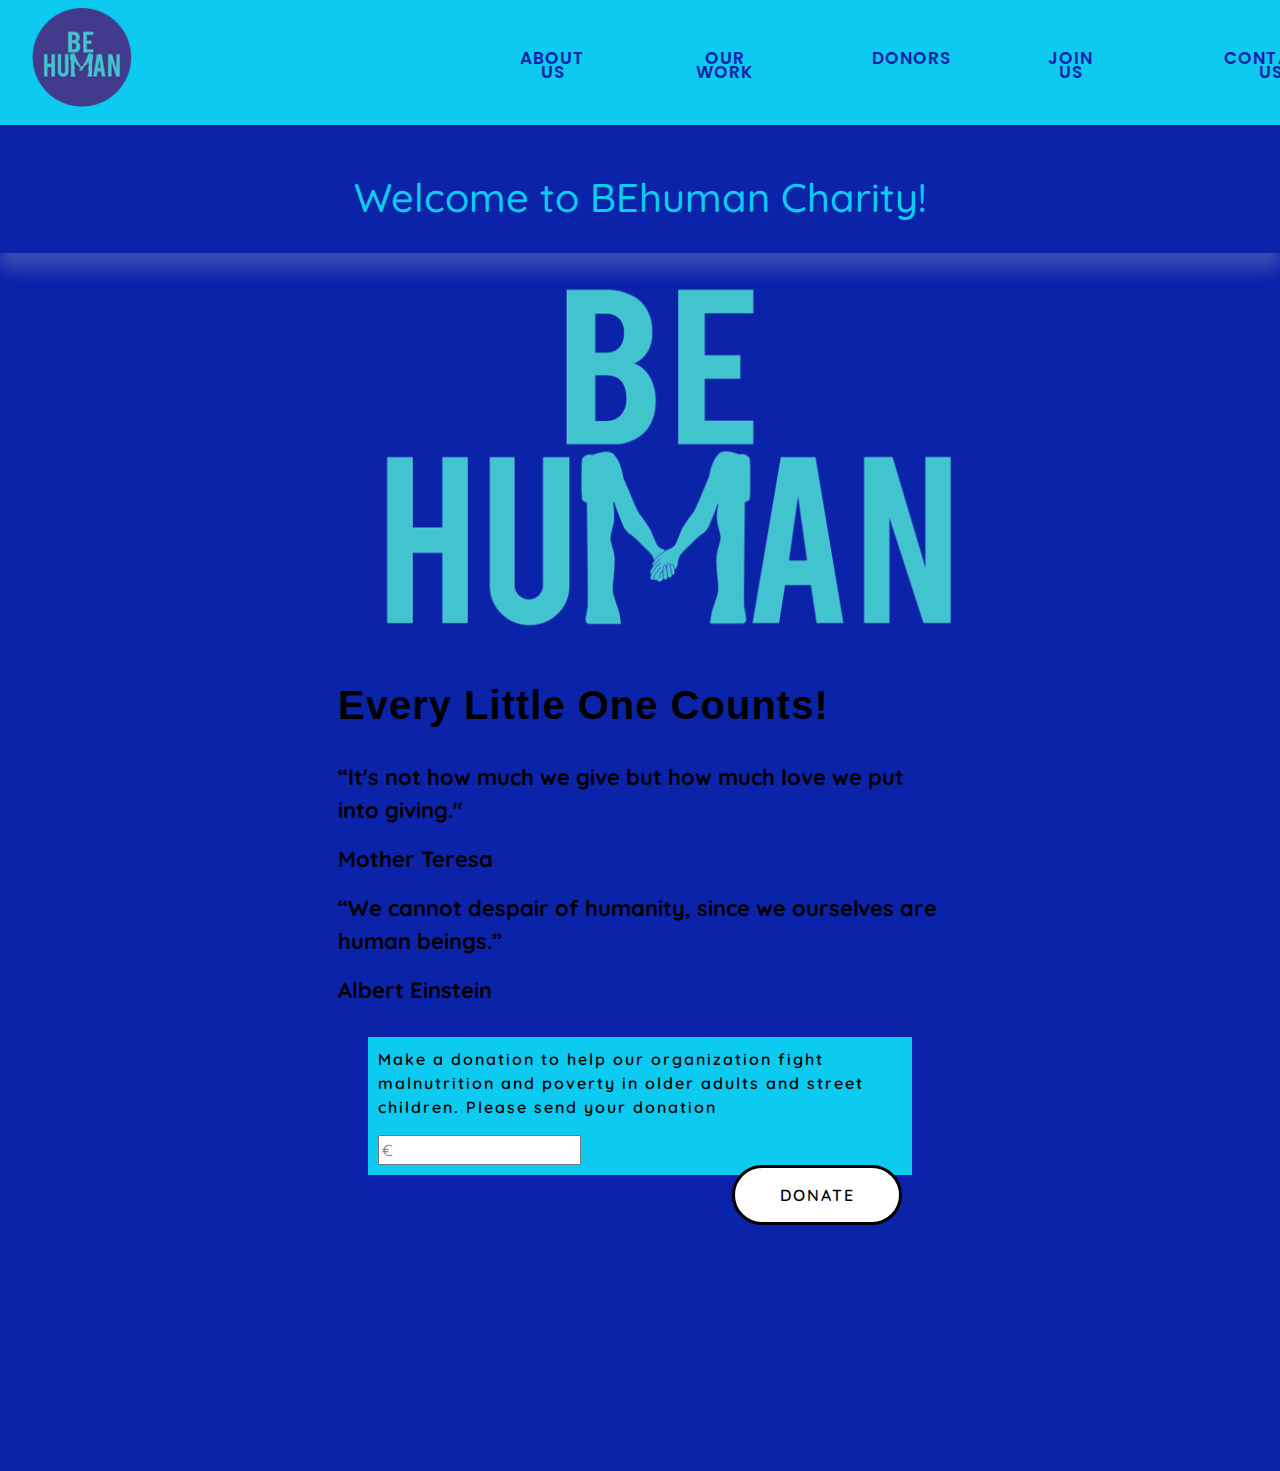
<file: index.html>
<html lang="en">
<head>
    <meta charset="UTF-8">
    <meta http-equiv="X-UA-Compatible"content="IE=edge">
    <meta name="viewport" content="widht=device-width",initial-scale=1.
    <title></title>
    <link href="https://fonts.googleapis.com/css2?family=Poppins:ital,wght@0,300;0,400;0,500;0,600;0,700;0,800;1,400&display=swap" rel="stylesheet">
    <link href="https://fonts.googleapis.com/css2?family=Quicksand:wght@300&display=swap" rel="stylesheet">
    <link href="https://cdn.jsdelivr.net/npm/bootstrap@5.3.0-alpha1/dist/css/bootstrap.min.css" rel="stylesheet"
    <link href='https://unpkg.com/boxicons@2.1.4/css/boxicons.min.css'rel='stylesheet'>
    <link rel="stylesheet" href="css/styles.css">
</head>
<body id="BEhuman">

  <div class="main-wrapper-BA">
    <div class="header-BA">
        <nav class="navbar navbar-expand-lg navbar-light">
<div class="container-BA">
<a class="navbar-brand" href="index.html">
  <img src="img/log.png" width="100" alt="logo"

</a>
<button class="navbar-toggler" type="button" data-bs-toggle="collapse" data-bs-target="#navbarSupportedContent" aria-controls="navbarSupportedContent" aria-expanded="false" aria-label="Toggle navigation">
  <span class="navbar-toggler-icon"></span>
</button>
<div class="collapse navbar-collapse" id="navbarSupportedContent">
  <ul class="navbar-nav ms-auto mt-2 mt-lg-0">

    <li class="nav-item">
      <a class="nav-link">About us</a>
      <div class="dropdown">
        <ul>
          <li class="sub-items">
            <a class="sub-link" href="Our_team.html">Our team</a>
          </li>
        </ul>
      </div>
    </li>
    <li class="nav-item">
      <a class="nav-link" href="our_work.html">Our Work</a>
    </li>
    <li class="nav-item">
      <a class="nav-link" href="donors.html">Donors</a>
    </li>
    <li class="nav-item">
      <a class="nav-link" href="join_us.html">Join us</a>
    </li>
    <li class="nav-item">
      <a class="nav-link" href="contact_us.html">Contact us</a>
    </li>


  </ul>
</div>
</div>
</nav>

        </div>  

          
        <div class="banner-section-BA">
          <div class="container-BA">
            <div class="row justify-content-center align-items-center pb-5">
            <div class="welcome-BA">
              <h2 class="welcome-title-BA">Welcome to BEhuman Charity!</h2>
            </div>
              <div class="col-lg-6">
                <img src="img/background.jpg"alt="houses" width="1500px"
            </div>
            <div class="container">
              
                <div class="description">
                    <h1 class="banner-title-BA">Every little one counts!</h1>
                    <p class="banner-desc-BA">“It's not how much we give but how much love we put into giving."</p>
                    <p class="banner-desc-BA">Mother Teresa</p>
                    <p class="banner-desc-BA">“We cannot despair of humanity, since we ourselves are human beings.”</p>
                    <p class="banner-desc-BA">Albert Einstein</p>
                
                </div>
                  <div class="donate-BA">
                  <p class="donate-desc-BA">Make a donation to help our organization fight malnutrition and poverty in older adults and street children. Please send your donation</p>
                  <input type="text" placeholder="€">
                  <div class="don-button-BA">
                    Donate
                  </div>
                </div>
        </div>
    </div>

    <div class="footer">
      <div class="container-BA">
        <div class="social-media text-center">
          <ul class="footer-list">
            <li><a href="#"><i class='bx bxl-youtube'></i></a></li>
            <li><a href="#"><i class='bx bxl-gmail' ></i></a></li>
            <li><a href="#"><i class='bx bxl-facebook'></i></a></li>
            <li><a href="#"><i class='bx bxl-instagram'></i></a></li>
          </ul>
        </div>

      </div>

    </div>
      <script src="https://cdn.jsdelivr.net/npm/bootstrap@5.3.0-alpha1/dist/js/bootstrap.min.js" 
      integrity="sha384-mQ93GR66B00ZXjt0YO5KlohRA5SY2XofN4zfuZxLkoj1gXtW8ANNCe9d5Y3eG5eD" crossorigin="anonymous"></script>
    </body>

</html>
</file>
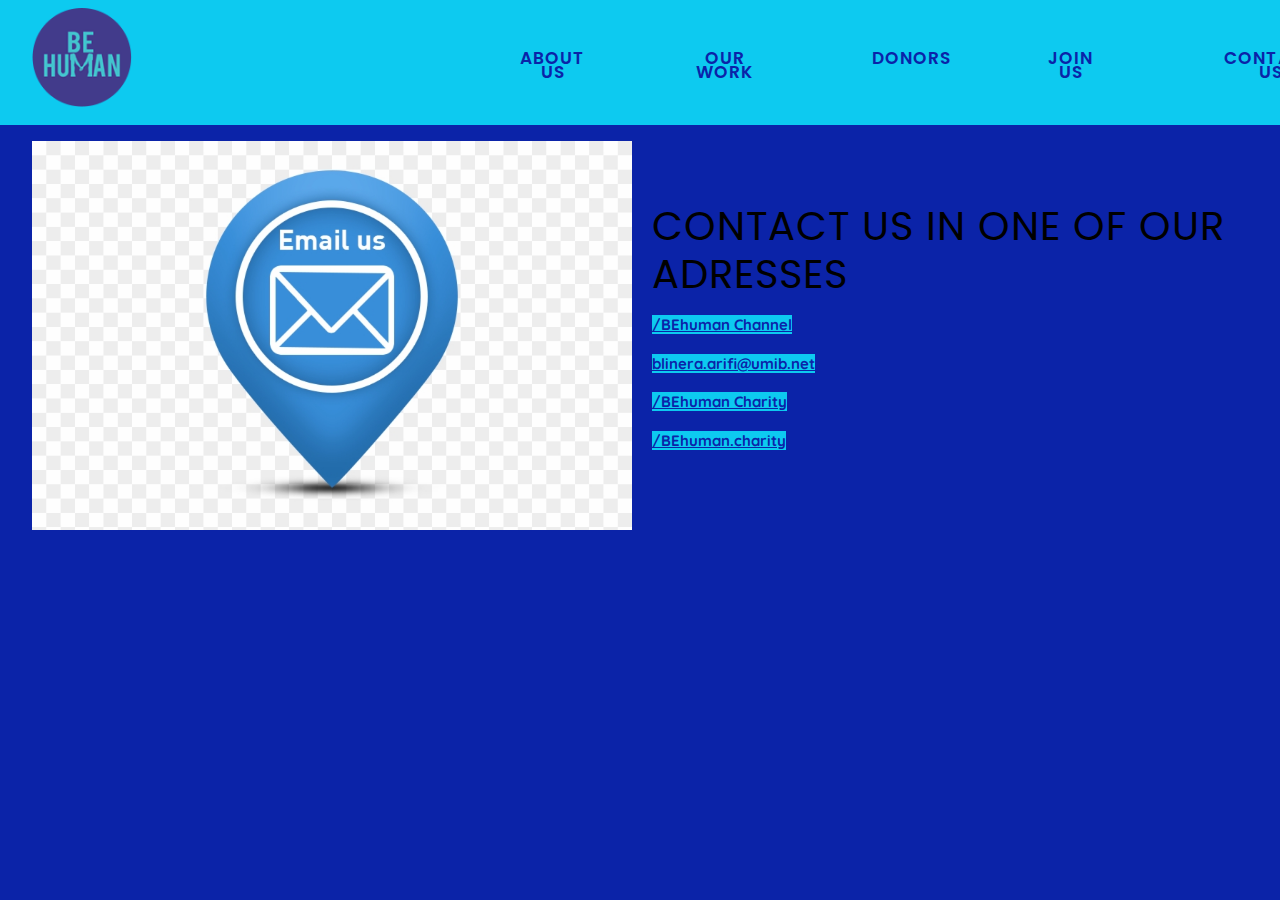
<file: contact_us.html>
<html lang="en">
<head>
    <meta charset="UTF-8">
    <meta http-equiv="X-UA-Compatible"content="IE=edge">
    <meta name="viewport" content="widht=device-width",initial-scale=1.
    <title></title>
    <link href="https://fonts.googleapis.com/css2?family=Poppins:ital,wght@0,300;0,400;0,500;0,600;0,700;0,800;1,400&display=swap" rel="stylesheet">
    <link href="https://fonts.googleapis.com/css2?family=Quicksand:wght@300&display=swap" rel="stylesheet">
    <link href="https://cdn.jsdelivr.net/npm/bootstrap@5.3.0-alpha1/dist/css/bootstrap.min.css" rel="stylesheet"
    <link href='https://unpkg.com/boxicons@2.1.4/css/boxicons.min.css'rel='stylesheet'>
    <link rel="stylesheet" href="css/styles.css">
</head>
<body id="BEhuman">

    <div class="main-wrapper-BA">
        <div class="header-BA">
            <nav class="navbar navbar-expand-lg navbar-light">
  <div class="container-BA">
    <a class="navbar-brand" href="index.html">
      <img src="img/log.png" width="100" alt="logo"

    </a>
    <button class="navbar-toggler" type="button" data-bs-toggle="collapse" data-bs-target="#navbarSupportedContent" aria-controls="navbarSupportedContent" aria-expanded="false" aria-label="Toggle navigation">
      <span class="navbar-toggler-icon"></span>
    </button>
    <div class="collapse navbar-collapse" id="navbarSupportedContent">
      <ul class="navbar-nav ms-auto mt-2 mt-lg-0">

        <li class="nav-item">
          <a class="nav-link">About us</a>
          <div class="dropdown">
            <ul>
              <li class="sub-items">
                <a class="sub-link" href="Our_team.html">Our team</a>
              </li>
            </ul>
          </div>
        </li>
        <li class="nav-item">
          <a class="nav-link" href="our_work.html">Our Work</a>
        </li>
        <li class="nav-item">
          <a class="nav-link" href="donors.html">Donors</a>
        </li>
        <li class="nav-item">
          <a class="nav-link" href="join_us.html">Join us</a>
        </li>
        <li class="nav-item">
          <a class="nav-link" href="contact_us.html">Contact us</a>
        </li>


      </ul>
    </div>
  </div>
</nav>





        </div>
        <div class="contact-section-BA">
          <div class="container-BA">
            <div class="row justify-content-center align-items-center">
              <div class="col-lg-6 col-md-10">
                <img src="img/contact.jpg" alt="contact" width="600px"> 

              </div>
              <div class="col-lg-6">
                <h1 class="contact-title-BA">contact us in one of our adresses</h1>
                <p>
                  <a href="#">
                    <i class='bx bxl-youtube'></i>
                    <b>/BEhuman Channel</b>
                  </a>
                </p>
                <p>
                  <a href="#">
                    <i class='bx bxl-gmail' ></i>
                    <b>blinera.arifi@umib.net</b>
                  </a>
                </p>
                <p>
                  <a href="#">
                    <i class='bx bxl-facebook'></i>
                    <b>/BEhuman Charity</b>
                  </a>
                </p>
                <p>
                  <a href="#">
                    <i class='bx bxl-instagram'></i>
                    <b>/BEhuman.charity</b>
                  </a>
                </p>
              </div>
            </div>
          </div>

        </div>
       
        </div>

    <div class="footer">
      <div class="container-BA">
        <div class="social-media text-center">
          <ul class="footer-list">
            <li><a href="#"><i class='bx bxl-youtube'></i></a></li>
            <li><a href="#"><i class='bx bxl-gmail' ></i></a></li>
            <li><a href="#"><i class='bx bxl-facebook'></i></a></li>
            <li><a href="#"><i class='bx bxl-instagram'></i></a></li>
          </ul>
        </div>

      
      </div>

    </div>


<script src="https://cdn.jsdelivr.net/npm/bootstrap@5.3.0-alpha1/dist/js/bootstrap.min.js" 
integrity="sha384-mQ93GR66B00ZXjt0YO5KlohRA5SY2XofN4zfuZxLkoj1gXtW8ANNCe9d5Y3eG5eD" crossorigin="anonymous"></script>

</body>
	
</html>
</file>
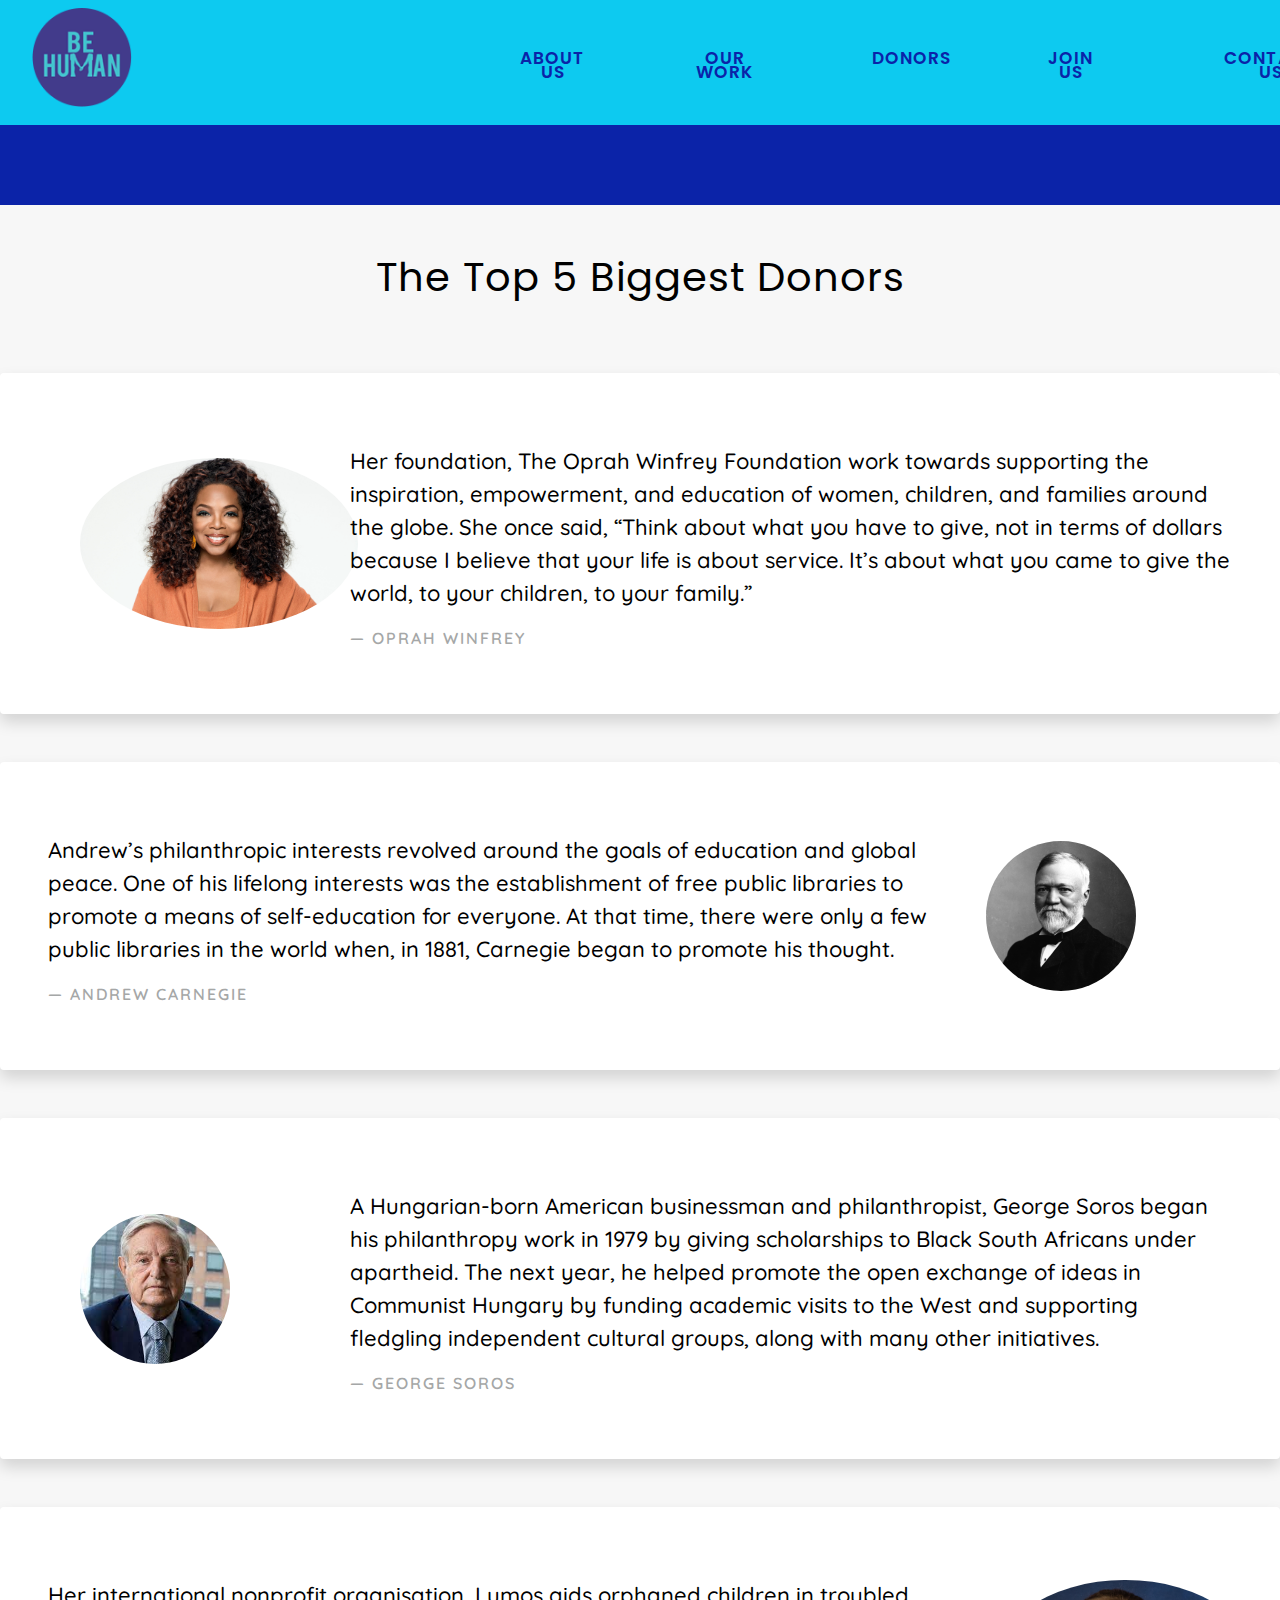
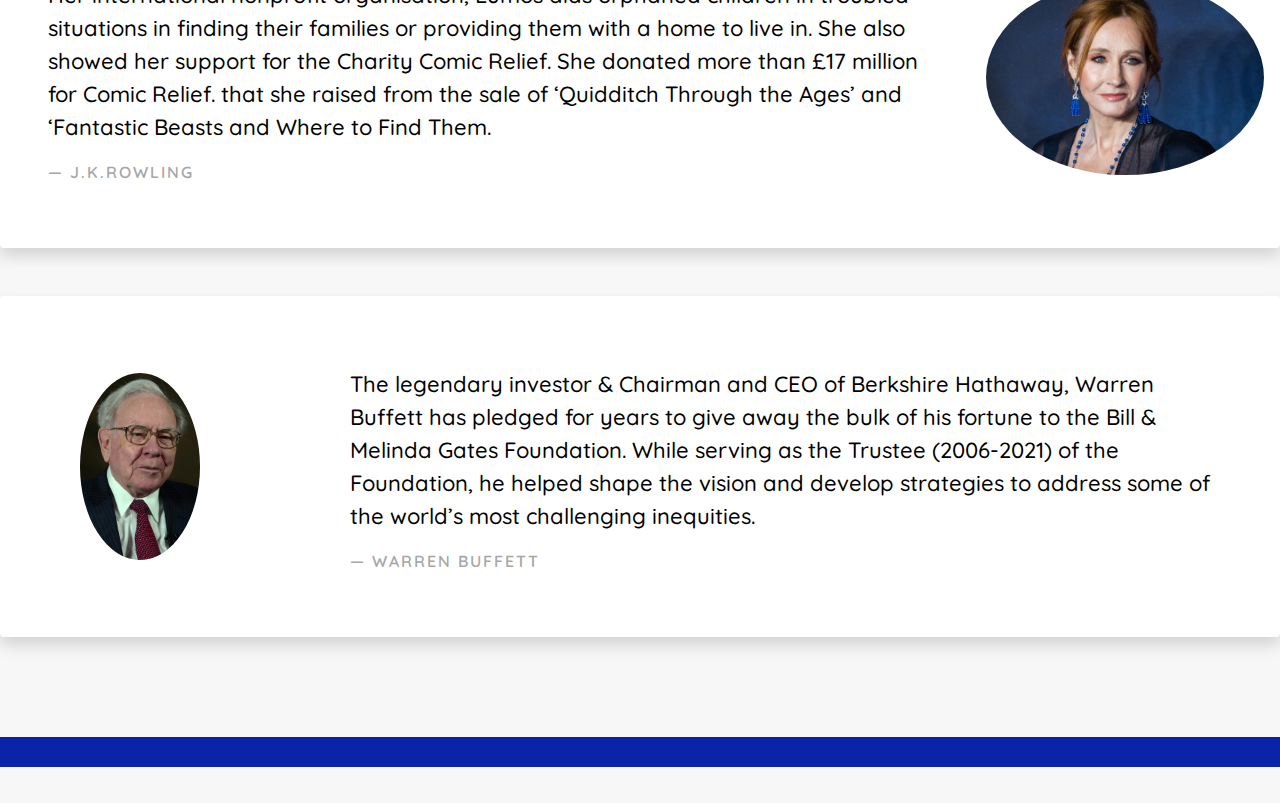
<file: donors.html>
<html lang="en">
<head>
    <meta charset="UTF-8">
    <meta http-equiv="X-UA-Compatible"content="IE=edge">
    <meta name="viewport" content="widht=device-width",initial-scale=1.
    <title></title>
    <link href="https://fonts.googleapis.com/css2?family=Poppins:ital,wght@0,300;0,400;0,500;0,600;0,700;0,800;1,400&display=swap" rel="stylesheet">
    <link href="https://fonts.googleapis.com/css2?family=Quicksand:wght@300&display=swap" rel="stylesheet">
    <link href="https://cdn.jsdelivr.net/npm/bootstrap@5.3.0-alpha1/dist/css/bootstrap.min.css" rel="stylesheet"
    <link href='https://unpkg.com/boxicons@2.1.4/css/boxicons.min.css'rel='stylesheet'>
    <link rel="stylesheet" href="css/styles.css">
</head
<body id="BEhuman">
    <div class="main-wrapper-BA">
        <div class="header-BA">
            <nav class="navbar navbar-expand-lg navbar-light">
  <div class="container.BA">
    <a class="navbar-brand" href="index.html">
      <img src="img/log.png" width="100" alt="logo"

    </a>
    <button class="navbar-toggler" type="button" data-bs-toggle="collapse" data-bs-target="#navbarSupportedContent" aria-controls="navbarSupportedContent" aria-expanded="false" aria-label="Toggle navigation">
      <span class="navbar-toggler-icon"></span>
    </button>
    <div class="collapse navbar-collapse" id="navbarSupportedContent">
      <ul class="navbar-nav ms-auto mt-2 mt-lg-0">

        <li class="nav-item">
          <a class="nav-link">About us</a>
          <div class="dropdown">
            <ul>
              <li class="sub-items">
                <a class="sub-link" href="Our_team.html">Our team</a>
              </li>
            </ul>
          </div>
        </li>
        <li class="nav-item">
          <a class="nav-link" href="our_work.html">Our Work</a>
        </li>
        <li class="nav-item">
          <a class="nav-link" href="donors.html">Donors</a>
        </li>
        <li class="nav-item">
          <a class="nav-link" href="join_us.html">Join us</a>
        </li>
        <li class="nav-item">
          <a class="nav-link" href="contact_us.html">Contact us</a>
        </li>


      </ul>
    </div>
  </div>
</nav>
         
        </div>

      <div class="donors-section-BA">
        <div class="container-BA">
          <div class="row-BA">
            <h1 class="donors-title-BA">The top 5 biggest donors</h1>
          </div>
          

          <div class="row-BA">
            <div class="card-BA">
              <div class="row justify-content-center align-items-center">
                
                <div class="col-lg-9 order-2 order-lg-1">
                  <p class="donors-desc-BA">Her foundation, The Oprah Winfrey Foundation work towards supporting the inspiration, empowerment, and education of women, children, and families around the globe. She once said, “Think about what you have to give, not in terms of dollars because I believe that your life is about service. It’s about what you came to give the world, to your children, to your family.”</p>
                  <p class="donors-name-BA">&mdash; Oprah Winfrey</p>
                
                </div>
                <div class="col-lg-3 col-md-6">
                  <img src="img/Oprah.jpg" alt="Oprah">
                </div>
              </div>
            </div>


          </div>

          <div class="row-BA">
            <div class="card-BA">
              <div class="row justify-content-center align-items-center">
                
                <div class="col-lg-9">
                  <p class="donors-desc-BA">Andrew’s philanthropic interests revolved around the goals of education and global peace. One of his lifelong interests was the establishment of free public libraries to promote a means of self-education for everyone. At that time, there were only a few public libraries in the world when, in 1881, Carnegie began to promote his thought.</p>
                  <p class="donors-name-BA">&mdash; Andrew Carnegie</p>
                
                </div>
                <div class="col-lg-3 col-md-6">
                  <img src="img/andrew.jpg" alt="Oprah" width="150px"
                </div>
              </div>
            </div>
          </div>

          <div class="row-BA">
            <div class="card-BA">
              <div class="row justify-content-center align-items-center">
                
                <div class="col-lg-9 order-2 order-lg-1">
                  <p class="donors-desc-BA">A Hungarian-born American businessman and philanthropist, George Soros began his philanthropy work in 1979 by giving scholarships to Black South Africans under apartheid. The next year, he helped promote the open exchange of ideas in Communist Hungary by funding academic visits to the West and supporting fledgling independent cultural groups, along with many other initiatives.</p>
                  <p class="donors-name-BA">&mdash; George Soros</p>
                
                </div>
                <div class="col-lg-3 col-md-6">
                  <img src="img/George.jpg" alt="Oprah" width="150px"
                </div>
              </div>
            </div>


          </div>
      
          <div class="row-BA">
            <div class="card-BA">
              <div class="row justify-content-center align-items-center">
                
                <div class="col-lg-9">
                  <p class="donors-desc-BA">Her international nonprofit organisation, Lumos aids orphaned children in troubled situations in finding their families or providing them with a home to live in. She also showed her support for the Charity Comic Relief. She donated more than £17 million for Comic Relief. that she raised from the sale of ‘Quidditch Through the Ages’ and ‘Fantastic Beasts and Where to Find Them.</p>
                  <p class="donors-name-BA">&mdash; J.K.Rowling</p>
                
                </div>
                <div class="col-lg-3 col-md-6">
                  <img src="img/rowling.jpg" alt="Oprah"
                </div>
              </div>
            </div>


          </div>

          <div class="row-BA">
            <div class="card-BA">
              <div class="row justify-content-center align-items-center">
                
                <div class="col-lg-9 order-2 order-lg-1">
                  <p class="donors-desc-BA">The legendary investor & Chairman and CEO of Berkshire Hathaway, Warren Buffett has pledged for years to give away the bulk of his fortune to the Bill & Melinda Gates Foundation. While serving as the Trustee (2006-2021) of the Foundation, he helped shape the vision and develop strategies to address some of the world’s most challenging inequities.</p>
                  <p class="donors-name-BA">&mdash; Warren Buffett</p>
                
                </div>
                <div class="col-lg-3 col-md-6">
                  <img src="img/warren.jpg" alt="Oprah" width="120px"
                </div>
              </div>
            </div>
          </div>
        </div>
      
      </div>

        </div>
        
    <div class="footer">
      <div class="container-BA">
        <div class="social-media text-center">
          <ul class="footer-list">
            <li><a href="#"><i class='bx bxl-youtube'></i></a></li>
            <li><a href="#"><i class='bx bxl-gmail' ></i></a></li>
            <li><a href="#"><i class='bx bxl-facebook'></i></a></li>
            <li><a href="#"><i class='bx bxl-instagram'></i></a></li>
          </ul>
        </div>

      
      </div>

    </div>


<script src="https://cdn.jsdelivr.net/npm/bootstrap@5.3.0-alpha1/dist/js/bootstrap.min.js" 
integrity="sha384-mQ93GR66B00ZXjt0YO5KlohRA5SY2XofN4zfuZxLkoj1gXtW8ANNCe9d5Y3eG5eD" crossorigin="anonymous"></script>

</body>
	


</html>
</file>
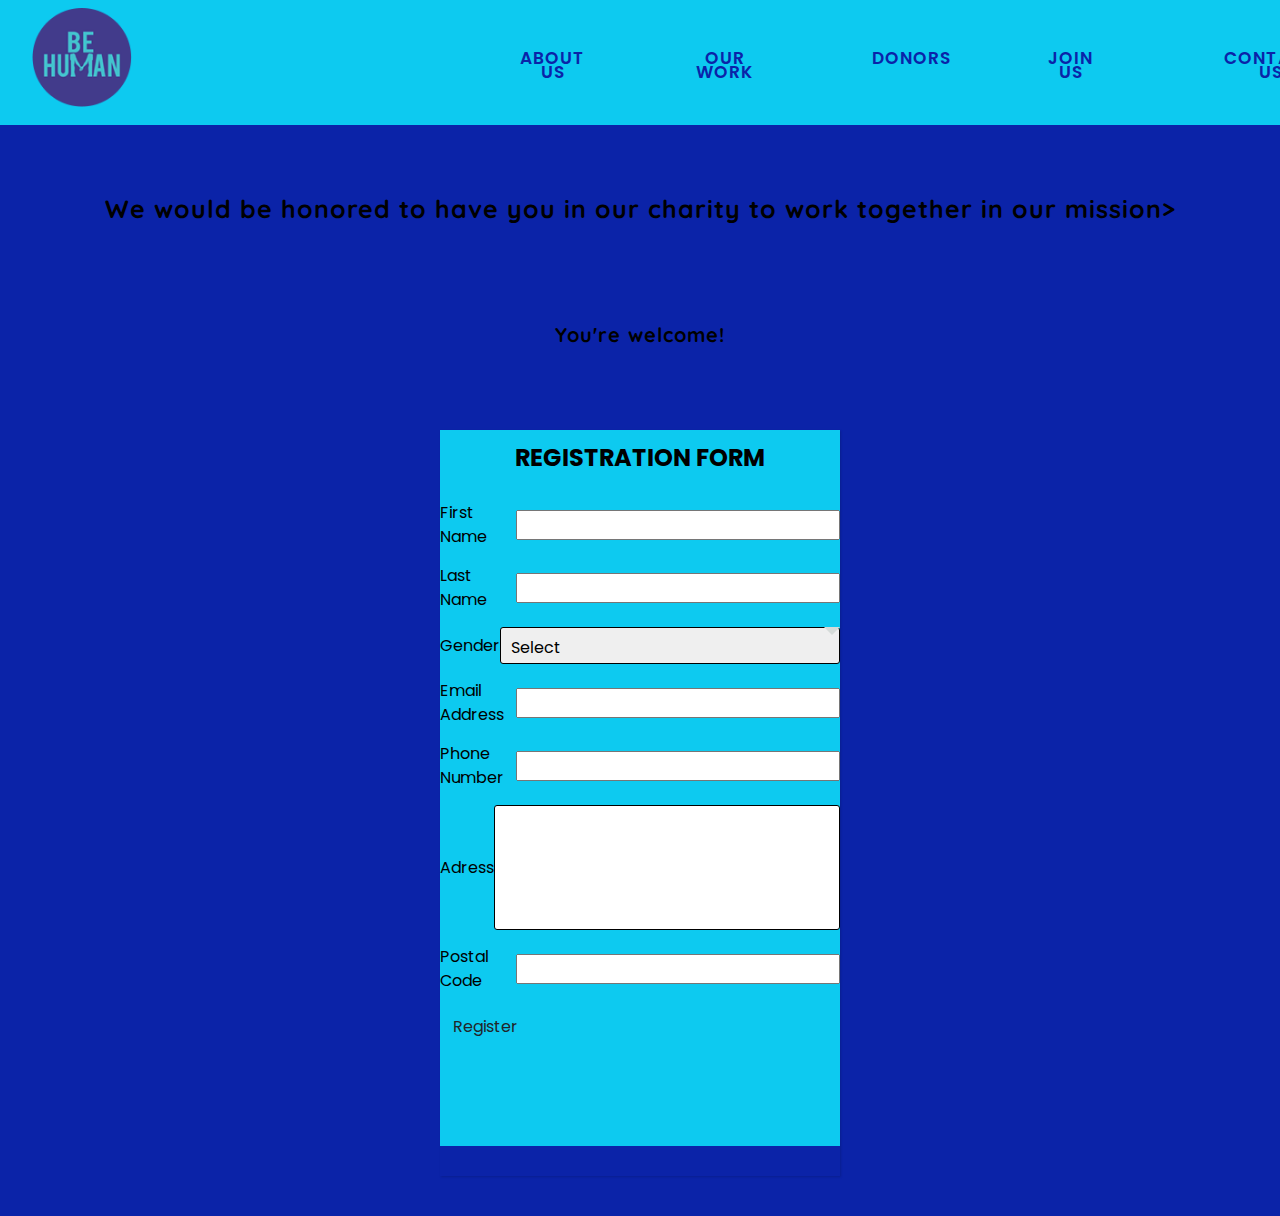
<file: join_us.html>
<html lang="en">
<head>
    <meta charset="UTF-8">
    <meta http-equiv="X-UA-Compatible"content="IE=edge">
    <meta name="viewport" content="widht=device-width",initial-scale=1.
    <title></title>
    <link href="https://fonts.googleapis.com/css2?family=Poppins:ital,wght@0,300;0,400;0,500;0,600;0,700;0,800;1,400&display=swap" rel="stylesheet">
    <link href="https://fonts.googleapis.com/css2?family=Quicksand:wght@300&display=swap" rel="stylesheet">
    <link href="https://cdn.jsdelivr.net/npm/bootstrap@5.3.0-alpha1/dist/css/bootstrap.min.css" rel="stylesheet"
    <link href='https://unpkg.com/boxicons@2.1.4/css/boxicons.min.css'rel='stylesheet'>
    <link rel="stylesheet" href="css/styles.css">
</head>
<body id="BEhuman">
    <div class="main-wrapper-BA">
        <div class="header-BA">
            <nav class="navbar navbar-expand-lg navbar-light">
  <div class="container-BA">
    <a class="navbar-brand" href="index.html">
      <img src="img/log.png" width="100" alt="logo"

    </a>
    <button class="navbar-toggler" type="button" data-bs-toggle="collapse" data-bs-target="#navbarSupportedContent" aria-controls="navbarSupportedContent" aria-expanded="false" aria-label="Toggle navigation">
      <span class="navbar-toggler-icon"></span>
    </button>
    <div class="collapse navbar-collapse" id="navbarSupportedContent">
      <ul class="navbar-nav ms-auto mt-2 mt-lg-0">

        <li class="nav-item">
          <a class="nav-link">About us</a>
          <div class="dropdown">
            <ul>
              <li class="sub-items">
                <a class="sub-link" href="Our_team.html">Our team</a>
              </li>
            </ul>
          </div>
        </li>
        <li class="nav-item">
          <a class="nav-link" href="our_work.html">Our Work</a>
        </li>
        <li class="nav-item">
          <a class="nav-link" href="donors.html">Donors</a>
        </li>
        <li class="nav-item">
          <a class="nav-link" href="join_us.html">Join us</a>
        </li>
        <li class="nav-item">
          <a class="nav-link" href="contact_us.html">Contact us</a>
        </li>


      </ul>
    </div>
  </div>
</nav>
        </div>
        <h1 class="heading-BA">We would be honored to have you in our charity to work together in our mission></h1>
        </h1>
        <p class="paragraph-BA">You're welcome!</p>

        <div class="wrapper-BA">
          <div class="title-BA">
            Registration form
          </div>
          <div class="form-BA">
            <div class="input_field-BA">
              <label>First Name</label>
              <input type="text" class="input">
          </div>
          <div class="input_field-BA">
            <label>Last Name</label>
            <input type="text" class="input">
          </div>
          <div class="input_field-BA">
            <label>Gender</label>
            <div class="custom_select-BA">
              <select>
                <option value="">Select</option>
                <option value="Male">Male</option>
                <option value="Female">Female</option>

              </select>
            </div>
            
          </div>
          <div class="input_field-BA">
            <label>Email Address</label>
            <input type="text" class="input">
          </div>
          <div class="input_field-BA">
            <label>Phone Number</label>
            <input type="text" class="input">
          </div>
          <div class="input_field-BA">
            <label>Adress</label>
            <textarea class="textarea-BA"></textarea>
          </div>
          <div class="input_field-BA">
            <label>Postal Code</label>
            <input type="text" class="input">
          </div>
          <div class="input_field-BA">
            <input type="submit" value="Register" class="btn"
          </div>
        </div>
        </div>

    <div class="footer">
      <div class="container-BA">
        <div class="social-media text-center">
          <ul class="footer-list">
            <li><a href="#"><i class='bx bxl-youtube'></i></a></li>
            <li><a href="#"><i class='bx bxl-gmail' ></i></a></li>
            <li><a href="#"><i class='bx bxl-facebook'></i></a></li>
            <li><a href="#"><i class='bx bxl-instagram'></i></a></li>
          </ul>
        </div>
   
      </div>

    </div>

<script src="https://cdn.jsdelivr.net/npm/bootstrap@5.3.0-alpha1/dist/js/bootstrap.min.js" 
integrity="sha384-mQ93GR66B00ZXjt0YO5KlohRA5SY2XofN4zfuZxLkoj1gXtW8ANNCe9d5Y3eG5eD" crossorigin="anonymous"></script>

</body>
	
</html>
</file>
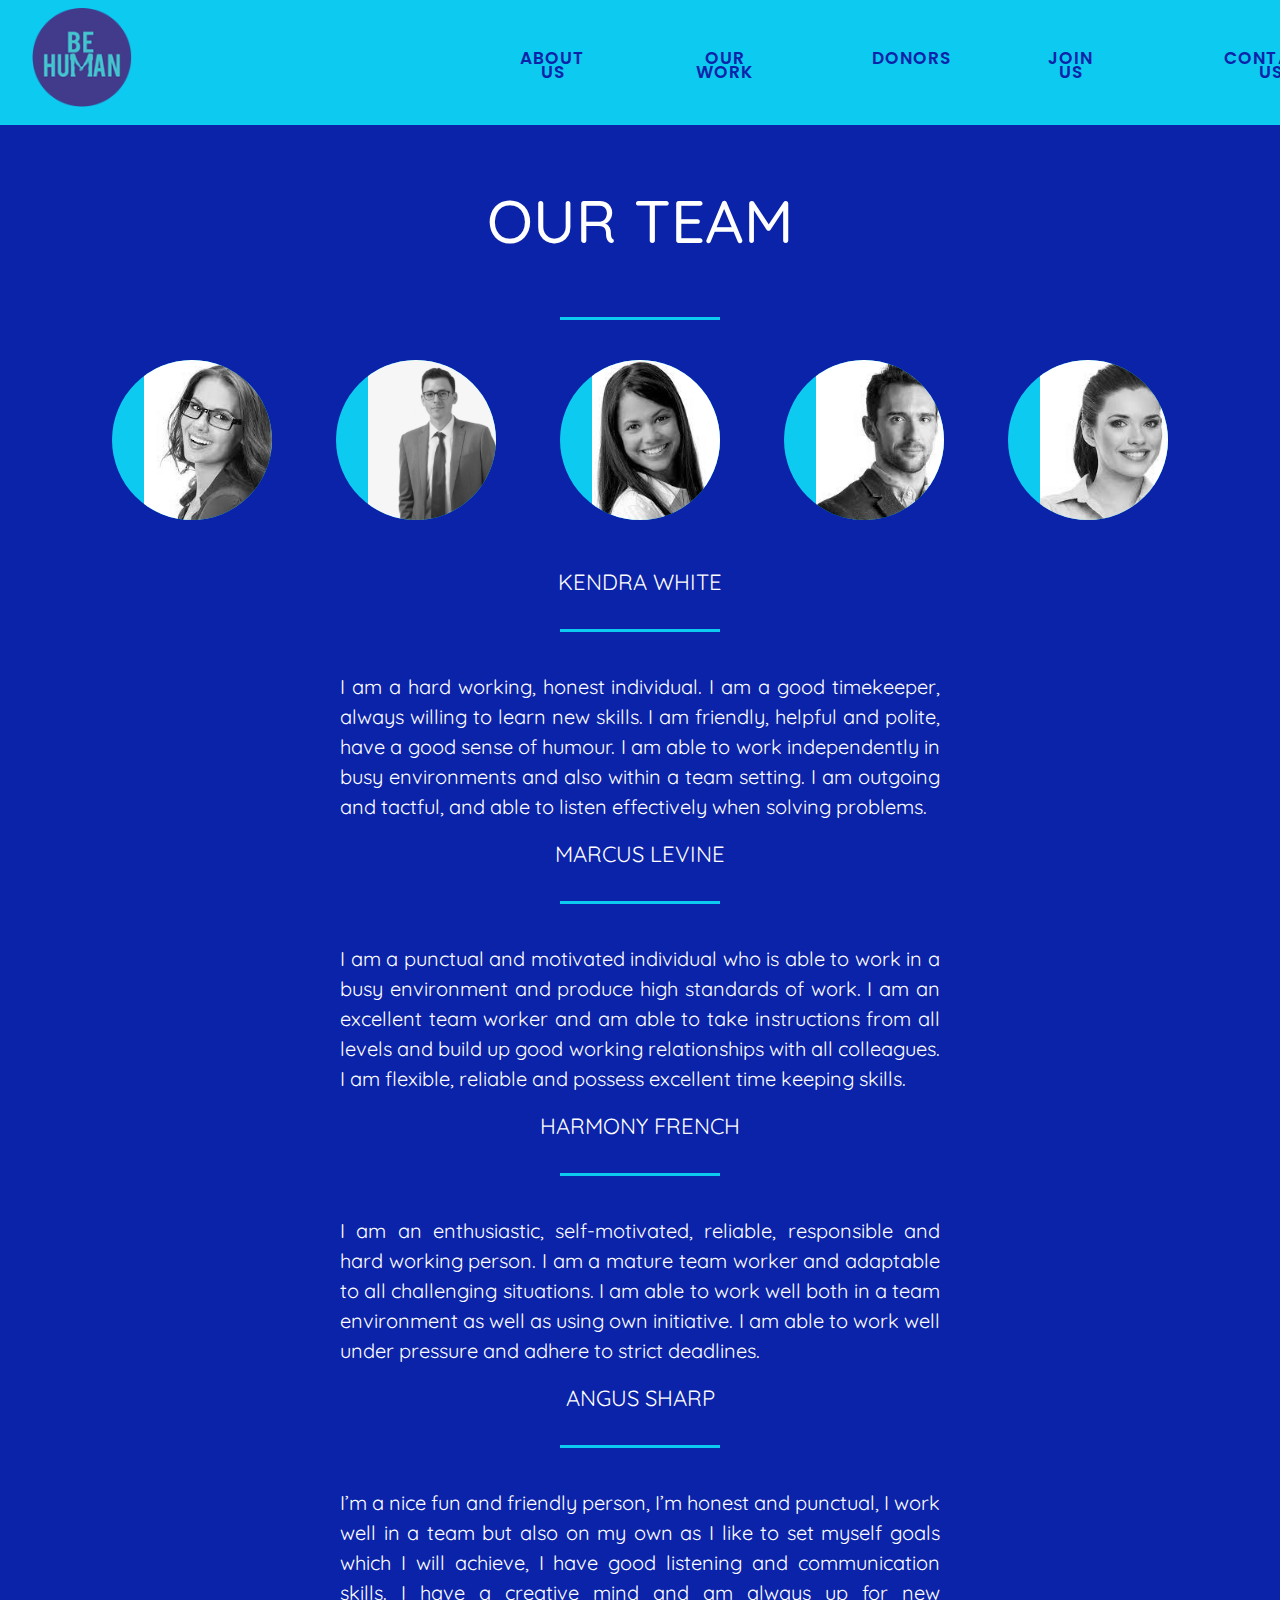
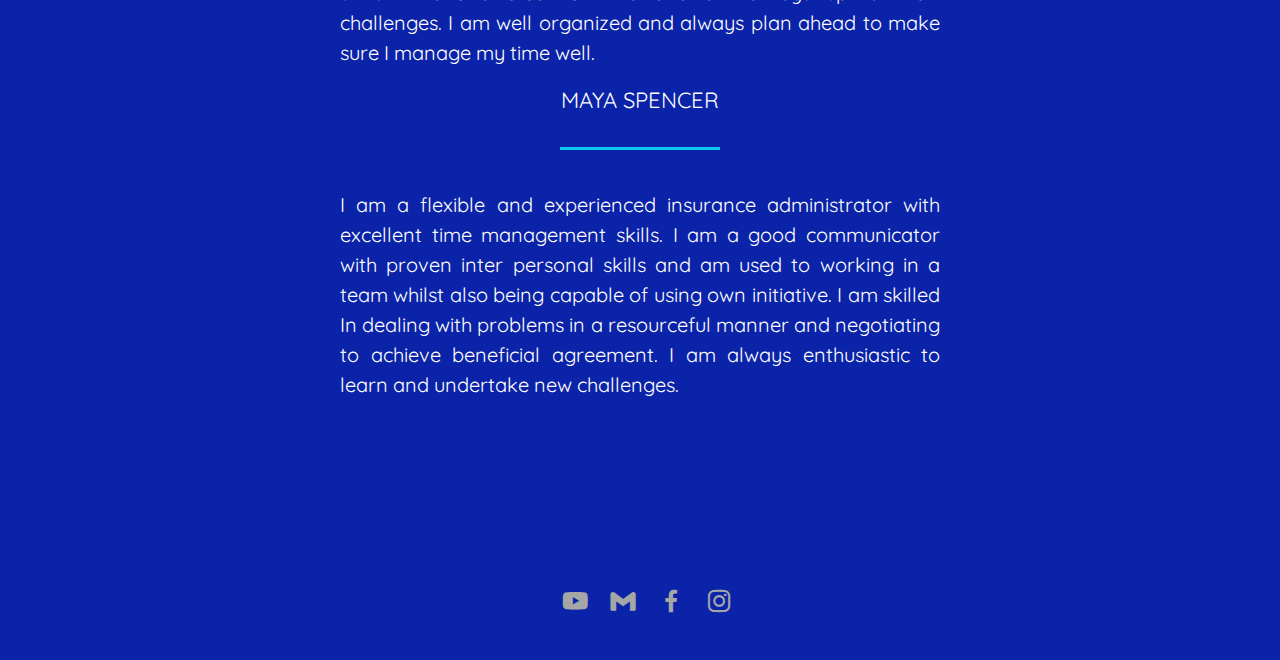
<file: Our_team.html>
<html lang="en">
<head>
    <meta charset="UTF-8">
    <meta http-equiv="X-UA-Compatible"content="IE=edge">
    <meta name="viewport" content="widht=device-width",initial-scale=1.
    <title></title>
    <link href="https://fonts.googleapis.com/css2?family=Poppins:ital,wght@0,300;0,400;0,500;0,600;0,700;0,800;1,400&display=swap" rel="stylesheet">
    <link href="https://fonts.googleapis.com/css2?family=Quicksand:wght@300&display=swap" rel="stylesheet">
    <link href="https://cdn.jsdelivr.net/npm/bootstrap@5.3.0-alpha1/dist/css/bootstrap.min.css" rel="stylesheet"
    <!-- box icon -->
    <link href='https://unpkg.com/boxicons@2.1.4/css/boxicons.min.css'rel='stylesheet'>
    <link rel="stylesheet" href="css/styles.css">
</head>
<body id="BEhuman">
    <div class="main-wrapper-BA">
        <div class="header-BA">
            <nav class="navbar navbar-expand-lg navbar-light">
  <div class="container-BA">
    <a class="navbar-brand" href="index.html">
      <img src="img/log.png" width="100" alt="logo"

    </a>
    <button class="navbar-toggler" type="button" data-bs-toggle="collapse" data-bs-target="#navbarSupportedContent" aria-controls="navbarSupportedContent" aria-expanded="false" aria-label="Toggle navigation">
      <span class="navbar-toggler-icon"></span>
    </button>
    <div class="collapse navbar-collapse" id="navbarSupportedContent">
      <ul class="navbar-nav ms-auto mt-2 mt-lg-0">

        <li class="nav-item">
          <a class="nav-link">About us</a>
          <div class="dropdown">
            <ul>
              <li class="sub-items">
                <a class="sub-link" href="Our_team.html">Our team</a>
              </li>
            </ul>
          </div>
        </li>
        <li class="nav-item">
          <a class="nav-link" href="our_work.html">Our Work</a>
        </li>
        <li class="nav-item">
          <a class="nav-link" href="donors.html">Donors</a>
        </li>
        <li class="nav-item">
          <a class="nav-link" href="join_us.html">Join us</a>
        </li>
        <li class="nav-item">
          <a class="nav-link" href="contact_us.html">Contact us</a>
        </li>


      </ul>
    </div>
  </div>
</nav>

<div class="team-section-BA">
  <h2>Our team</h2>
  <span class="border-BA"></span>
  <div class="ps-BA">
    <a href="#p1"><img src="img/team6.jpg" alt="" width="150px"></a>
    <a href="#p2"><img src="img/team2.jpg" alt="" width="150px"></a>
    <a href="#p3"><img src="img/team8.jpg" alt="" width="150px"></a>
    <a href="#p4"><img src="img/team4.jpg" alt="" width="150px"></a>
    <a href="#p5"><img src="img/team5.jpg" alt="" width="150px"></a>
    

  </div>

<div class="section-BA" id="p1">
  <span class="name-BA">Kendra White</span>
  <span class="border-BA"></span>
  <p>
    I am a hard working, honest individual. I am a good timekeeper, always willing to learn new skills. I am friendly, helpful and polite, have a good sense of humour. I am able to work independently in busy environments and also within a team setting. I am outgoing and tactful, and able to listen effectively when solving problems.

  </p>

</div>
<div class="section-BA" id="p2">
  <span class="name-BA">Marcus Levine</span>
  <span class="border-BA"></span>
  <p>
    I am a punctual and motivated individual who is able to work in a busy environment and produce high standards of work. I am an excellent team worker and am able to take instructions from all levels and build up good working relationships with all colleagues. I am flexible, reliable and possess excellent time keeping skills.
  </p>

</div>
<div class="section-BA" id="p3">
  <span class="name-BA">Harmony French</span>
  <span class="border-BA"></span>
  <p>
    I am an enthusiastic, self-motivated, reliable, responsible and hard working person. I am a mature team worker and adaptable to all challenging situations. I am able to work well both in a team environment as well as using own initiative. I am able to work well under pressure and adhere to strict deadlines.
  </p>

</div>
<div class="section-BA" id="p4">
  <span class="name-BA">Angus Sharp</span>
  <span class="border-BA"></span>
  <p>
    I’m a nice fun and friendly person, I’m honest and punctual, I work well in a team but also on my own as I like to set myself goals which I will achieve, I have good listening and communication skills. I have a creative mind and am always up for new challenges. I am well organized and always plan ahead to make sure I manage my time well.
  </p>

</div>
<div class="section-BA" id="p5">
  <span class="name-BA">Maya Spencer</span>
  <span class="border-BA"></span>
  <p>
    I am a flexible and experienced insurance administrator with excellent time management skills. I am a good communicator with proven inter personal skills and am used to working in a team whilst also being capable of using own initiative. I am skilled In dealing with problems in a resourceful manner and negotiating to achieve beneficial agreement. I am always enthusiastic to learn and undertake new challenges.
  </p>
  </div>
</div>
<div class="footer">
    <div class="container-BA">
      <div class="social-media text-center">
        <ul class="footer-list">
          <li><a href="#"><i class='bx bxl-youtube'></i></a></li>
          <li><a href="#"><i class='bx bxl-gmail' ></i></a></li>
          <li><a href="#"><i class='bx bxl-facebook'></i></a></li>
          <li><a href="#"><i class='bx bxl-instagram'></i></a></li>
        </ul>
      </div>
    </div>

  </div>
    <script src="https://cdn.jsdelivr.net/npm/bootstrap@5.3.0-alpha1/dist/js/bootstrap.min.js" 
    integrity="sha384-mQ93GR66B00ZXjt0YO5KlohRA5SY2XofN4zfuZxLkoj1gXtW8ANNCe9d5Y3eG5eD" crossorigin="anonymous"></script>
  </body>
  


</html>
</file>
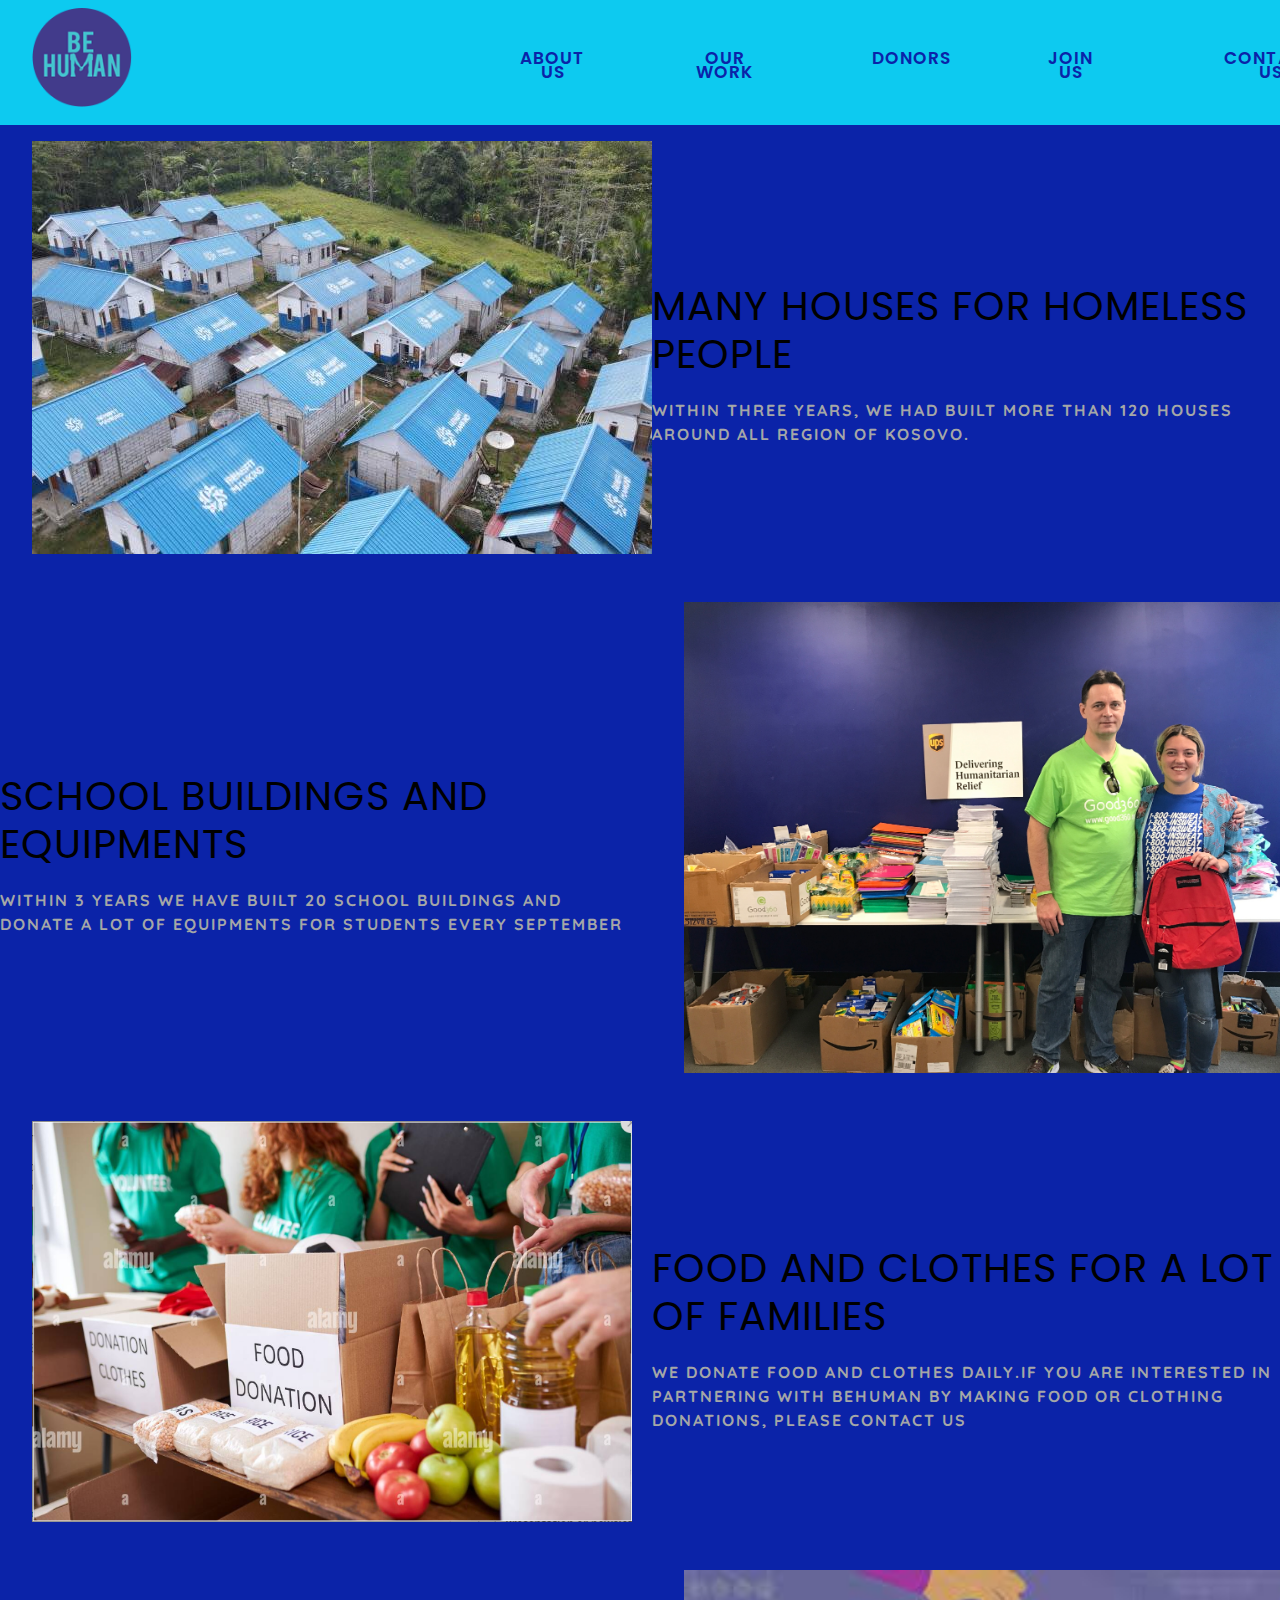
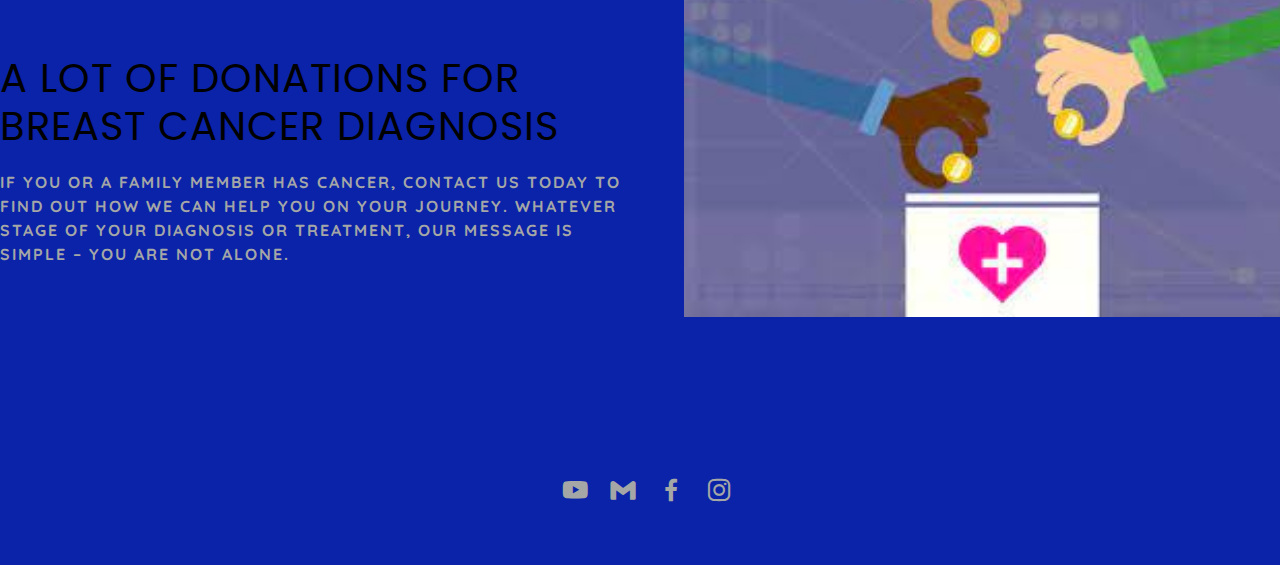
<file: our_work.html>
<html lang="en">
<head>
    <meta charset="UTF-8">
    <meta http-equiv="X-UA-Compatible"content="IE=edge">
    <meta name="viewport" content="widht=device-width",initial-scale=1.
    <title></title>
    <link href="https://fonts.googleapis.com/css2?family=Poppins:ital,wght@0,300;0,400;0,500;0,600;0,700;0,800;1,400&display=swap" rel="stylesheet">
    <link href="https://fonts.googleapis.com/css2?family=Quicksand:wght@300&display=swap" rel="stylesheet">
    <link href="https://cdn.jsdelivr.net/npm/bootstrap@5.3.0-alpha1/dist/css/bootstrap.min.css" rel="stylesheet"
    <!-- box icon -->
    <link href='https://unpkg.com/boxicons@2.1.4/css/boxicons.min.css'rel='stylesheet'>
    <link rel="stylesheet" href="css/styles.css">
</head>
<body id="BEhuman">
    <div class="main-wrapper-BA">
        <div class="header-BA">
            <nav class="navbar navbar-expand-lg navbar-light">
    <div class="container-BA">
    <a class="navbar-brand" href="index.html">
        <img src="img/log.png" width="100" alt="logo"
    </a>
    <button class="navbar-toggler" type="button" data-bs-toggle="collapse" data-bs-target="#navbarSupportedContent" aria-controls="navbarSupportedContent" aria-expanded="false" aria-label="Toggle navigation">
      <span class="navbar-toggler-icon"></span>
    </button>
    <div class="collapse navbar-collapse" id="navbarSupportedContent">
      <ul class="navbar-nav ms-auto mt-2 mt-lg-0">

        <li class="nav-item">
          <a class="nav-link">About us</a>
          <div class="dropdown">
            <ul>
              <li class="sub-items">
                <a class="sub-link" href="Our_team.html">Our team</a>
              </li>
            </ul>
          </div>
        </li>
        <li class="nav-item">
          <a class="nav-link" href="our_work.html">Our Work</a>
        </li>
        <li class="nav-item">
          <a class="nav-link" href="donors.html">Donors</a>
        </li>
        <li class="nav-item">
          <a class="nav-link" href="join_us.html">Join us</a>
        </li>
        <li class="nav-item">
          <a class="nav-link" href="contact_us.html">Contact us</a>
        </li>


      </ul>
    </div>
  </div>
</nav>
        
        </div>
        <div class="work-section-BA">
            <div class="container-BA">
                <div class="row justify-content-center align-items-center pb-5">
                    
                        
                    <div class="col-lg-6 order-2 order-lg-1">
                        <h1 class="work-title-BA">Many houses for homeless people</h1>
                        <p class="work-extend-BA"></p>
                        <p class="work-desc-BA">Within three years, we had built more than 120 houses around all region of Kosovo.

                    </div>
                    <div class="col-lg-6">
                        <img src="img/houses.jpg"alt="houses"
                    </div>
            </div>
        </div>


        <div class="container-BA">
            <div class="row justify-content-center align-items-center pb-5">
                    
                <div class="col-lg-6">
                    <h1 class="work-title-BA">School buildings and equipments</h1>
                    <p class="work-extend-BA"></p>
                    <p class="work-desc-BA">Within 3 years we have built 20 school buildings and donate a lot of equipments for students every September</p>
                </div>
                <div class="col-lg-6">
                    <img src="img/schools.jpg"alt="houses"
                </div>
        </div>
    </div>


    <div class="container-BA">
        <div class="row justify-content-center align-items-center pb-5">
                
            <div class="col-lg-6 order-2 order-lg-1">
                <h1 class="work-title-BA">Food and clothes for a lot of families</h1>
                <p class="work-extend-BA"></p>
                <p class="work-desc-BA">We donate food and clothes daily.If you are interested in partnering with BEhuman by making food or clothing donations, please contact us</p>
            </div>
            <div class="col-lg-6">
                <img src="img/food.jpg"alt="food" width="600px"
            </div>
    </div>
</div>


<div class="container-BA">
    <div class="row justify-content-center align-items-center pb-5">
        <div class="col-lg-6">
            <h1 class="work-title-BA">A lot of donations for breast cancer diagnosis</h1>
            <p class="work-extend-BA"></p>
            <p class="work-desc-BA">If you or a family member has cancer, contact us today to find out how we can help you on your journey. Whatever stage of your diagnosis or treatment, our message is simple – you are not alone. </p>
        </div>
        <div class="col-lg-6">
            <img src="img/health.jpg"alt="health" width="620px"
        </div>
</div>
</div>


        </div>

    <div class="footer">
      <div class="container-BA">
        <div class="social-media text-center">
          <ul class="footer-list">
            <li><a href="#"><i class='bx bxl-youtube'></i></a></li>
            <li><a href="#"><i class='bx bxl-gmail' ></i></a></li>
            <li><a href="#"><i class='bx bxl-facebook'></i></a></li>
            <li><a href="#"><i class='bx bxl-instagram'></i></a></li>
          </ul>
        </div>

      </div>

    </div>

    <script src="https://cdn.jsdelivr.net/npm/bootstrap@5.3.0-alpha1/dist/js/bootstrap.min.js" 
    integrity="sha384-mQ93GR66B00ZXjt0YO5KlohRA5SY2XofN4zfuZxLkoj1gXtW8ANNCe9d5Y3eG5eD" crossorigin="anonymous"></script>
</body>
	
</html>
</file>
<file: css/styles.css>
body {
    margin: 0 auto;
    padding: 0;
    box-sizing: border-box;
    font-family: 'Quicksand', sans-serif;
    background-color:#0b23a8;
    color:#000;
    overflow-x: hidden;
}

ul {
    list-style:none;
}

img {
    max-width:100%;
    margin-left:2rem;
    
}
a{
    transition: all 0.5s ease-in-out;
    background-color: #0dcaf0;
    color:#0b23a8;
}

a:hover{
    color:#000 !important;
}
.navbar {
    position:relative;
    background-color: #0dcaf0
}
.navbar-collapse{
    text-align:center;
    color:#000;
}

.navbar ul li {
    position: relative;
    margin-left: 10rem;
    margin-right:1rem;
    margin-bottom:-1rem;   
}
.navbar ul li a 
{
    position: absolute;
    font-family:"Poppins",sans-serif;
    font-size: 17px;
    font-weight: 600;
    line-height: 14px;
    letter-spacing: 1px;
    text-transform: uppercase;
    color:#0b23a8;
    margin-left:20rem;
    margin-top:-4rem;
}
.col-lg-12 {
    text-align:right;
    padding-top:1rem;
    padding-bottom:1rem;
    margin-bottom: auto;
    margin-top:1rem;
}
.dropdown{
    display: none;
    margin-top:7px;
    margin-left:0px;
    margin-right:7px;

}
.navbar ul li:hover .dropdown{
    display:block;
    position:absolute;
    background:#0dcaf0;
    background-size: content;
    margin-top: 15px;
    margin-left:-220px;
}
.navbar ul li:hover .dropdown ul{
    display:block;
    margin-top: 10px;
}
.navbar ul li:hover .dropdown ul li{
    width:90px;
    padding-top:20px;
    padding-bottom:1px;
    background:transparent;                     
    border-radius:0px;
    text-align:center;
}
.navbar ul li:hover .dropdown ul li:last-child{
    border: bottom 2px;
}
.navbar ul li:hover .dropdown ul li a:hover
{
    color:#c0650a
}



.team-section-BA{
    overflow:hidden;
    text-align:center;
    background:#0b23a8;
    padding:60px;
}

.team-section-BA h2{
    text-transform:uppercase;
    margin-bottom:60px;
    color:white;
    font-size:60px;
    font-weight:200px;

}

.border-BA{
    display:block;
    margin:auto;
    width:160px;
    height:3px;
    background:#0dcaf0;
    margin-bottom:40px;
}
.ps-BA{
    margin-bottom:40px;

}
.ps-BA a{
    display:inline-block;
    margin:0 30px;
    width:160px;
    height:160px;
    overflow:hidden;
    border-radius:50%;

}
.ps-BA a img{
    width:100%;
    filter:grayscale(100%);
    transition:0.4s all;

}
.ps-BA a:hover > img{
    filter:none;

}
.section-BA{
    width:600px;
    margin:auto;
    font-size:20px;
    color:white;
    text-align:justify;
}
.section-BA:target{
    height:auto;
}
.name-BA{
    display:block;
    margin-bottom:30px;
    text-align:center;
    text-transform:uppercase;
    font-size:22px;
}





.banner-section-BA {    
    position:relative;
    padding-top:3rem;
    padding-bottom:3rem;
}
.banner-section-BA .banner-title-BA{
    position:relative;
    margin:0;
    padding-top:3rem;
    padding-bottom:2rem;
    font-family:"Ppoppiins",sans-serif;
    font-size:40px;
    font-weight:600;
    letter-spacing:1px;
    text-transform:capitalize;
    color:#000;
}

.banner-section-BA .banner-desc-BA{
    position:relative;
    font-size:22px;
    font-weight:900;
}
.welcome-title-BA{
    text-align: center;
    padding-top: -2rem;
    padding-bottom: 2rem;
    font-size:40px;
    font-family:"Quicksand", sans-serif;
    color:#0dcaf0;
    box-shadow: 0 1rem 1rem rgba(245, 245, 250, 0.2);
}



.col-lg-6 {
    text-align:left;
    padding-top: 0rem;
    padding-bottom:0em;
}
.description-BA{
    margin:0;
    padding-top:100;
    text-align: center; 
}

.work-section-BA {
    position:relative;
    padding-top:1rem;
    padding-bottom:1rem;
    text-align: left;
}

.work-section-BA .work-title-BA {
    position:relative;
    padding-top:3rem;
    font-family:"Poppins",sans-serif;
    font: size 20px;
    font-weight:400;
    letter-spacing:1px;
    text-transform:uppercase;
    color: #000;
}
.work-section-BA .work-extend-BA{
    position:relative;
    margin-top: 20px;
    font: size 16px;
    font-weight:600;
    letter-spacing:2px;
    text-transform:uppercase;
    color:#000;
}

.work-section-BA .work-desc-BA{
    position:relative;
    margin-top:20px;
    font-size:16px;
    font-weight:800;
    letter-spacing:2px;
    text-transform:uppercase;
    color:#a5a7a7;
}



.donate-BA{
    margin:30;
    padding:10;
    font-size:16px;
    font-weight:600;
    letter-spacing:2px;
    box-shadow: 0 0.5rem 1rem rgba(42, 9, 230, 0.2);
    background-color: #0dcaf0;

}


.text-BA input{
    margin-top:30px;
    width:100%;
    border:none;
    padding:15px;
    background-color:#0b23a8;
    cursor:pointer;

}
.don-button-BA {
    float:right;
    width:170px;
    border-radius:50px;
    padding-top:15px;
    padding-bottom:15px;
    text-align:center;
    color:#00090a;
    text-transform:uppercase;
    font-weight:600;
    margin-top:30px;
    border:3px solid #000;
    background-image: linear-gradient(30deg,#fff 50%,transparent 50%);
    background-size:500px;
    background-repeat:no-repeat;
    background-position:0%;
    cursor:pointer;
    transition:background 300ms ease-in-out;

}
.don-button-BA:hover
{
    background-position:100%;
    color:rgb(153, 153, 153);
}



.donors-section-BA {
    position:relative;
    padding-top:3rem;
    padding-bottom: 1rem;
    background:#f7f7f7;
    margin-top:5rem;

}

.donors-section-BA .donors-title-BA {
    position:relative;
    padding-bottom: 4rem ;
    font-family:"Poppins",sans-serif;
    font-size:40px;
    font-weight:400;
    letter-spacing:1px;
    text-align:center;
    text-transform:capitalize;
    color:#000
}
.donors-section-BA .card-BA {
    position:relative;
    margin-bottom: 3rem;
    padding:3rem;
    border:none;
    border-radius:0.25rem;
    background:#fff;
    box-shadow: 0 0.5rem 1rem rgba(0, 0, 0, 0.15);

}
.donors-section-BA img{
    position:relative;
    border-radius:50%;
}

.donors-section-BA .donors-desc-BA{
    position:relative;
    padding-top:1.5rem;
    font-size:22px;
    font-weight:500;
}
.donors-section-BA .donors-name-BA{
    position:relative;
    font-size:16px;
    font-weight:600;
    letter-spacing:2px;
    text-transform:uppercase;
    color:#a5a7a7;
}

.contact-section-BA {
    position: relative;
    padding-top: 1rem;
    padding-bottom: 1rem;

}

.heading-BA {
    position: relative;
    margin:5;
    padding-top:4rem;
    padding-bottom: 1rem;
    font-family:"Quicksand",sans-serif;
    font-size:25px;
    font-weight:800;
    letter-spacing:1px;
    text-align:center;
    color:#000;
}
.paragraph-BA {
    position: relative;
    margin:5rem;
    padding-top:0rem;
    padding-bottom: 0rem;
    font-family:"Quicksand",sans-serif;
    font-size:20px;
    font-weight:700;
    letter-spacing:1px;
    text-align:center;
    color:#000;
}
.contact-section-BA .contact-title-BA{
    position: relative;
    margin:0;
    padding-top:0rem;
    padding-bottom: 1rem;
    font-family:"poppins",sans-serif;
    font-size:40px;
    font-weight:400;
    letter-spacing:1px;
    text-transform:uppercase;
    box-sizing:border-box;
    color:#000;
    background:#0b23a8

}
.contact-section-BA p {
    position:relative;
    font-size:15px;
    font-weight:500;
    background:#0b23a8;
}


.wrapper-BA {
    max-width:400px;
    width:100%;
    background-color: #0dcaf0;
    margin: 40px auto ;
    padding-top:10px;
    box-shadow:1px 1px 2px rgba(0,0,0,0.15);
    box-sizing:border-box;
    font-family:"Poppins",sans-serif;

}
.wrapper-BA .title-BA {
    font-size:24px;
    font-weight:700;
    margin-bottom:25px;
    color:#000;
    text-transform: uppercase;
    text-align:center;

}
.wrapper-BA .form-BA{
    width: 100%;
}
.wrapper-BA .form-BA .input_field-BA{
    margin-bottom:15px;
    display:flex;
    align-items:center;

}
.wrapper-BA .form-BA .input_fiels-BA label{
    width:200px;
    color:#000;
    margin-right:10px;
    font-size:14px;
}
.wrapper-BA .form-BA .input_field-BA .textarea-BA{
    width:100%;
    outline:none;
    border:1px solid #000;
    font-size:15px;
    padding:8px 10px;
    border-radius:3px;
    transition:all 0.3s ease;
}
.wrapper-BA .form-BA .input_field-BA .textarea-BA{
    resize:none;
    height:125px;

}

.wrapper-BA .form-BA .input_field-BA .custom_select-BA{
    position:relative;
    width:100%;
    height:37px;


}
.wrapper-BA .form-BA .input_field-BA .custom_select-BA select{
    -webkit-appearance: none;
    appearance:none;
    border:1px solid #000;
    width:100%;
    height:100%;
    padding:8px 10px;
    border-radius:3px;
    outline:none;
}
.wrapper-BA .form-BA .input_field-BA .custom_select-BA:before{
    content:"";
    position:absolute;
    top:0;
    right:0px;
    border:8px solid;
    border-color:#d5dbd9 transparent transparent transparent;
}


.wrapper-BA .form-BA .input_field-BA p{
    font-size:14px;
    color: #000;
}
.wrapper-BA .form-BA .input_field-BA .check-BA{
    width:25px;
    height:15px;
    position:relative;
    display:block;
    cursor:pointer;

}

.wrapper-BA .form-BA .input_field-BA .btn-BA{
    width:90%;
    padding:15px 15px;
    font-size:15px;
    border-color:#000;
    color:#a5a7a7;
    background:#fff;
    color: #000;
    cursor:pointer;
    border-radius:2px;
    text-align:center;
}


.footer {
    position:relative;
    padding-top:10px;
    background:#0b23a8;
    margin:100 0 20px 0;
}

.footer .social-media .footer-list {
    position:relative;
    margin:0 0 20px 0;
    display: inline-block;
}
.footer .social-media .footer-list li {
    float:left;
    margin-right:10px;
    color:#000
}
.footer .social-media .footer-list li a {
    position:relative;
    font-size:30px;
    font-weight:500;
    letter-spacing:0.5rem;
    color:#a5a7a7;
    background:#0b23a8;
}
</file>
